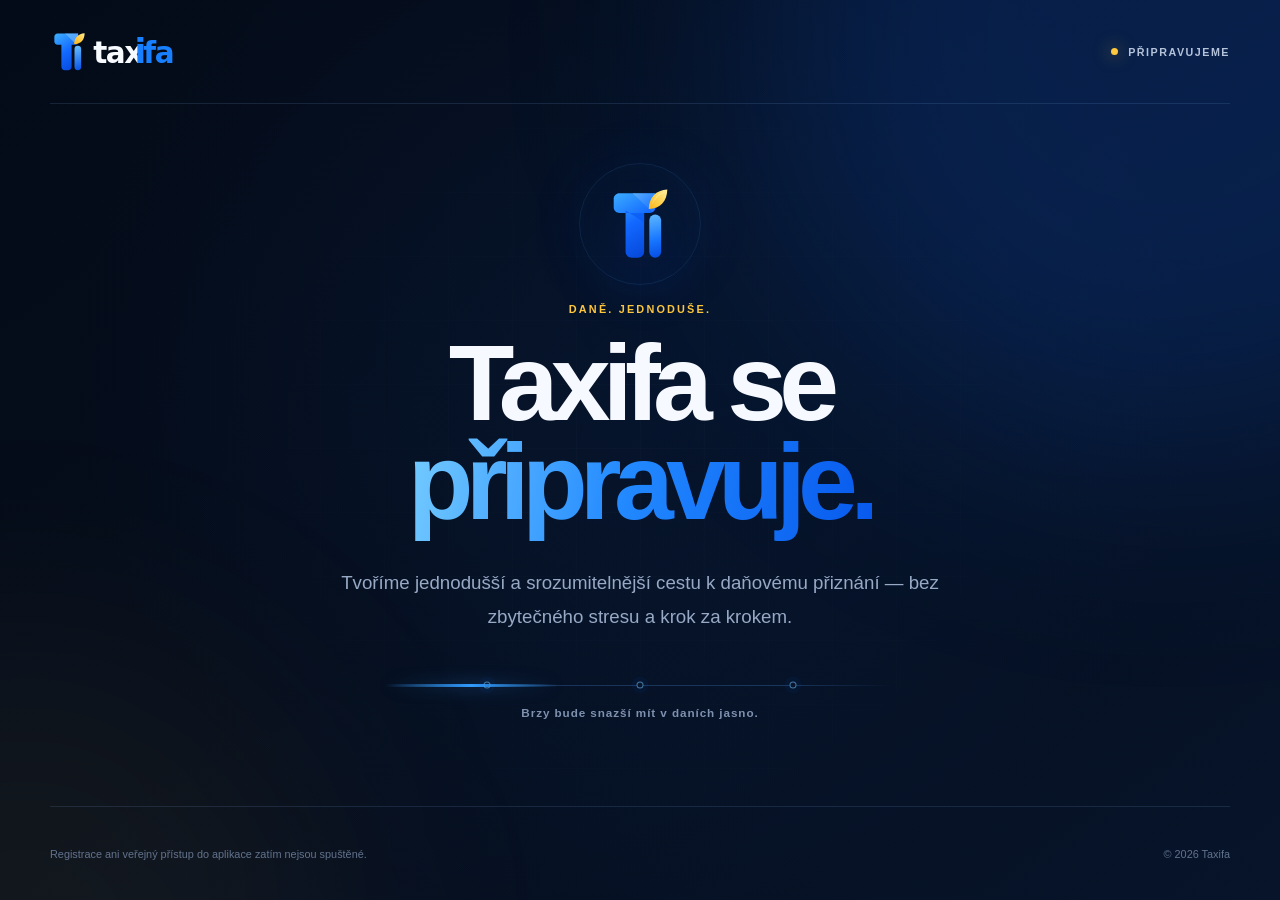
<file: index.html>
<!doctype html>
<html lang="cs">
<head>
  <meta charset="utf-8">
  <meta name="viewport" content="width=device-width, initial-scale=1">
  <meta name="referrer" content="no-referrer">
  <meta http-equiv="Content-Security-Policy" content="default-src 'none'; style-src 'self'; img-src 'self'; base-uri 'none'; form-action 'none'">
  <meta name="description" content="Taxifa připravuje jednodušší a srozumitelnější cestu k daňovému přiznání.">
  <meta name="theme-color" content="#050d1c">
  <meta property="og:type" content="website">
  <meta property="og:locale" content="cs_CZ">
  <meta property="og:title" content="Taxifa se připravuje">
  <meta property="og:description" content="Připravujeme jednodušší a srozumitelnější daňová přiznání.">
  <meta property="og:url" content="https://taxifa.cz/">
  <title>Taxifa se připravuje</title>
  <link rel="canonical" href="https://taxifa.cz/">
  <link rel="icon" href="assets/taxifa-symbol.svg" type="image/svg+xml">
  <link rel="stylesheet" href="styles.css">
</head>
<body>
  <div class="aurora aurora-blue" aria-hidden="true"></div>
  <div class="aurora aurora-gold" aria-hidden="true"></div>
  <div class="grid" aria-hidden="true"></div>

  <div class="page-shell">
    <header class="site-header">
      <img class="brand" src="assets/taxifa-logo.svg" alt="Taxifa">
      <p class="status"><span aria-hidden="true"></span>Připravujeme</p>
    </header>

    <main class="hero">
      <div class="symbol-wrap" aria-hidden="true">
        <span class="symbol-halo"></span>
        <img src="assets/taxifa-symbol.svg" alt="">
      </div>

      <p class="eyebrow">Daně. Jednoduše.</p>
      <h1>Taxifa se<br><em>připravuje.</em></h1>
      <p class="lead">Tvoříme jednodušší a srozumitelnější cestu k daňovému přiznání — bez zbytečného stresu a krok za krokem.</p>

      <div class="loading" aria-label="Taxifa se připravuje">
        <div class="loading-line" aria-hidden="true">
          <span></span><span></span><span></span>
        </div>
        <p>Brzy bude snazší mít v daních jasno.</p>
      </div>
    </main>

    <footer>
      <p>Registrace ani veřejný přístup do aplikace zatím nejsou spuštěné.</p>
      <span>© 2026 Taxifa</span>
    </footer>
  </div>
</body>
</html>
</file>
<file: styles.css>
:root {
  color-scheme: dark;
  --night: #050d1c;
  --night-soft: #07152d;
  --text: #f6f9ff;
  --muted: #98a9c5;
  --line: rgba(129, 171, 235, .15);
  --blue: #1268ff;
  --electric: #319cff;
  --sky: #78caff;
  --gold: #ffc83d;
}

* { box-sizing: border-box; }

html { min-width: 320px; min-height: 100%; }

body {
  min-width: 320px;
  min-height: 100vh;
  margin: 0;
  overflow-x: hidden;
  background:
    radial-gradient(circle at 50% 42%, rgba(11, 52, 111, .2), transparent 35rem),
    linear-gradient(145deg, #040b18 0%, var(--night) 48%, #07142a 100%);
  color: var(--text);
  font-family: Inter, ui-sans-serif, -apple-system, BlinkMacSystemFont, "Segoe UI", sans-serif;
}

.grid {
  position: fixed;
  z-index: -3;
  inset: 0;
  background-image:
    linear-gradient(rgba(255, 255, 255, .015) 1px, transparent 1px),
    linear-gradient(90deg, rgba(255, 255, 255, .015) 1px, transparent 1px);
  background-size: 64px 64px;
  -webkit-mask-image: radial-gradient(circle at center, black, transparent 72%);
  mask-image: radial-gradient(circle at center, black, transparent 72%);
  pointer-events: none;
}

.aurora {
  position: fixed;
  z-index: -2;
  border-radius: 50%;
  filter: blur(120px);
  pointer-events: none;
}

.aurora-blue {
  top: -24rem;
  right: -19rem;
  width: 52rem;
  height: 52rem;
  background: rgba(18, 104, 255, .2);
}

.aurora-gold {
  bottom: -22rem;
  left: -18rem;
  width: 39rem;
  height: 39rem;
  background: rgba(255, 200, 61, .055);
}

.page-shell {
  width: min(calc(100% - 64px), 1180px);
  min-height: 100vh;
  margin: 0 auto;
  display: grid;
  grid-template-rows: auto 1fr auto;
}

.site-header {
  min-height: 104px;
  display: flex;
  align-items: center;
  justify-content: space-between;
  border-bottom: 1px solid var(--line);
}

.brand {
  display: block;
  width: 162px;
  height: auto;
}

.status {
  margin: 0;
  display: flex;
  align-items: center;
  gap: 10px;
  color: #b5c3da;
  font-size: .67rem;
  font-weight: 750;
  letter-spacing: .14em;
  text-transform: uppercase;
}

.status span {
  width: 7px;
  height: 7px;
  border-radius: 50%;
  background: var(--gold);
  box-shadow: 0 0 17px rgba(255, 200, 61, .72);
}

.hero {
  width: min(100%, 850px);
  margin: auto;
  padding: 76px 0 86px;
  display: flex;
  flex-direction: column;
  align-items: center;
  text-align: center;
}

.symbol-wrap {
  position: relative;
  width: 76px;
  height: 86px;
  margin-bottom: 36px;
  display: grid;
  place-items: center;
}

.symbol-wrap img {
  position: relative;
  z-index: 1;
  width: 66px;
  height: auto;
  filter: drop-shadow(0 18px 28px rgba(6, 74, 219, .25));
}

.symbol-halo {
  position: absolute;
  width: 122px;
  height: 122px;
  border: 1px solid rgba(78, 161, 255, .13);
  border-radius: 50%;
  box-shadow: inset 0 0 45px rgba(18, 104, 255, .06), 0 0 65px rgba(18, 104, 255, .07);
}

.eyebrow {
  margin: 0 0 19px;
  color: var(--gold);
  font-size: .68rem;
  font-weight: 800;
  letter-spacing: .2em;
  text-transform: uppercase;
}

h1 {
  margin: 0;
  font-size: clamp(4.1rem, 8.4vw, 7.3rem);
  font-weight: 625;
  line-height: .92;
  letter-spacing: -.072em;
}

h1 em {
  color: transparent;
  background: linear-gradient(100deg, #75ccff 0%, #2188ff 48%, #0759ed 100%);
  background-clip: text;
  -webkit-background-clip: text;
  font-style: normal;
}

.lead {
  max-width: 660px;
  margin: 34px 0 0;
  color: var(--muted);
  font-size: clamp(1rem, 1.6vw, 1.17rem);
  line-height: 1.8;
}

.loading {
  width: min(100%, 510px);
  margin-top: 51px;
}

.loading-line {
  position: relative;
  height: 1px;
  margin: 0 auto 20px;
  overflow: visible;
  background: linear-gradient(90deg, transparent, rgba(88, 162, 255, .24) 20%, rgba(88, 162, 255, .24) 80%, transparent);
}

.loading-line::after {
  content: "";
  position: absolute;
  top: -1px;
  left: 0;
  width: 34%;
  height: 3px;
  border-radius: 99px;
  background: linear-gradient(90deg, transparent, var(--electric), transparent);
  filter: drop-shadow(0 0 8px rgba(49, 156, 255, .6));
  animation: shimmer 3.8s cubic-bezier(.45, 0, .55, 1) infinite;
}

.loading-line span {
  position: absolute;
  top: 50%;
  width: 7px;
  height: 7px;
  border: 1px solid rgba(120, 202, 255, .55);
  border-radius: 50%;
  background: var(--night-soft);
  box-shadow: 0 0 0 5px rgba(18, 104, 255, .05);
  transform: translate(-50%, -50%);
  animation: breathe 3.8s ease-in-out infinite;
}

.loading-line span:nth-child(1) { left: 20%; animation-delay: 0s; }
.loading-line span:nth-child(2) { left: 50%; animation-delay: .55s; }
.loading-line span:nth-child(3) { left: 80%; animation-delay: 1.1s; }

.loading p {
  margin: 0;
  color: #7e91af;
  font-size: .73rem;
  font-weight: 650;
  letter-spacing: .08em;
}

footer {
  min-height: 94px;
  display: flex;
  align-items: center;
  justify-content: space-between;
  gap: 28px;
  border-top: 1px solid var(--line);
  color: #62738e;
  font-size: .68rem;
}

footer p { margin: 0; }
footer span { white-space: nowrap; }

.not-found { min-height: 0; }
.not-found .lead { max-width: 520px; }
.back-link {
  margin-top: 34px;
  padding: 12px 17px;
  border: 1px solid rgba(88, 162, 255, .28);
  border-radius: 12px;
  color: #dceeff;
  font-size: .75rem;
  font-weight: 750;
  letter-spacing: .04em;
  text-decoration: none;
}
.back-link:focus-visible { outline: 3px solid var(--electric); outline-offset: 4px; }

@keyframes shimmer {
  0%, 100% { transform: translateX(-15%); opacity: .3; }
  50% { transform: translateX(210%); opacity: 1; }
}

@keyframes breathe {
  0%, 100% { border-color: rgba(120, 202, 255, .25); box-shadow: 0 0 0 4px rgba(18, 104, 255, .03); }
  50% { border-color: rgba(120, 202, 255, .85); box-shadow: 0 0 0 7px rgba(18, 104, 255, .08), 0 0 16px rgba(49, 156, 255, .25); }
}

@media (max-width: 680px) {
  .page-shell { width: min(calc(100% - 32px), 1180px); }
  .site-header { min-height: 78px; }
  .brand { width: 126px; }
  .status { gap: 7px; font-size: .55rem; letter-spacing: .11em; }
  .status span { width: 6px; height: 6px; }
  .hero { padding: 58px 0 64px; }
  .symbol-wrap { margin-bottom: 29px; transform: scale(.88); }
  .eyebrow { margin-bottom: 17px; font-size: .59rem; }
  h1 { font-size: clamp(3.45rem, 17vw, 5rem); line-height: .94; }
  .lead { margin-top: 27px; font-size: .98rem; line-height: 1.72; }
  .loading { margin-top: 42px; }
  .loading p { font-size: .66rem; }
  footer { min-height: 112px; padding: 24px 0; flex-direction: column; align-items: flex-start; justify-content: center; gap: 8px; line-height: 1.55; }
}

@media (max-height: 760px) and (min-width: 681px) {
  .site-header { min-height: 80px; }
  .hero { padding: 42px 0 48px; }
  .symbol-wrap { margin-bottom: 24px; transform: scale(.82); }
  .lead { margin-top: 24px; }
  .loading { margin-top: 36px; }
  footer { min-height: 74px; }
}

@media (prefers-reduced-motion: reduce) {
  .loading-line::after,
  .loading-line span { animation: none; }
  .loading-line::after { left: 33%; opacity: .72; }
}
</file>
